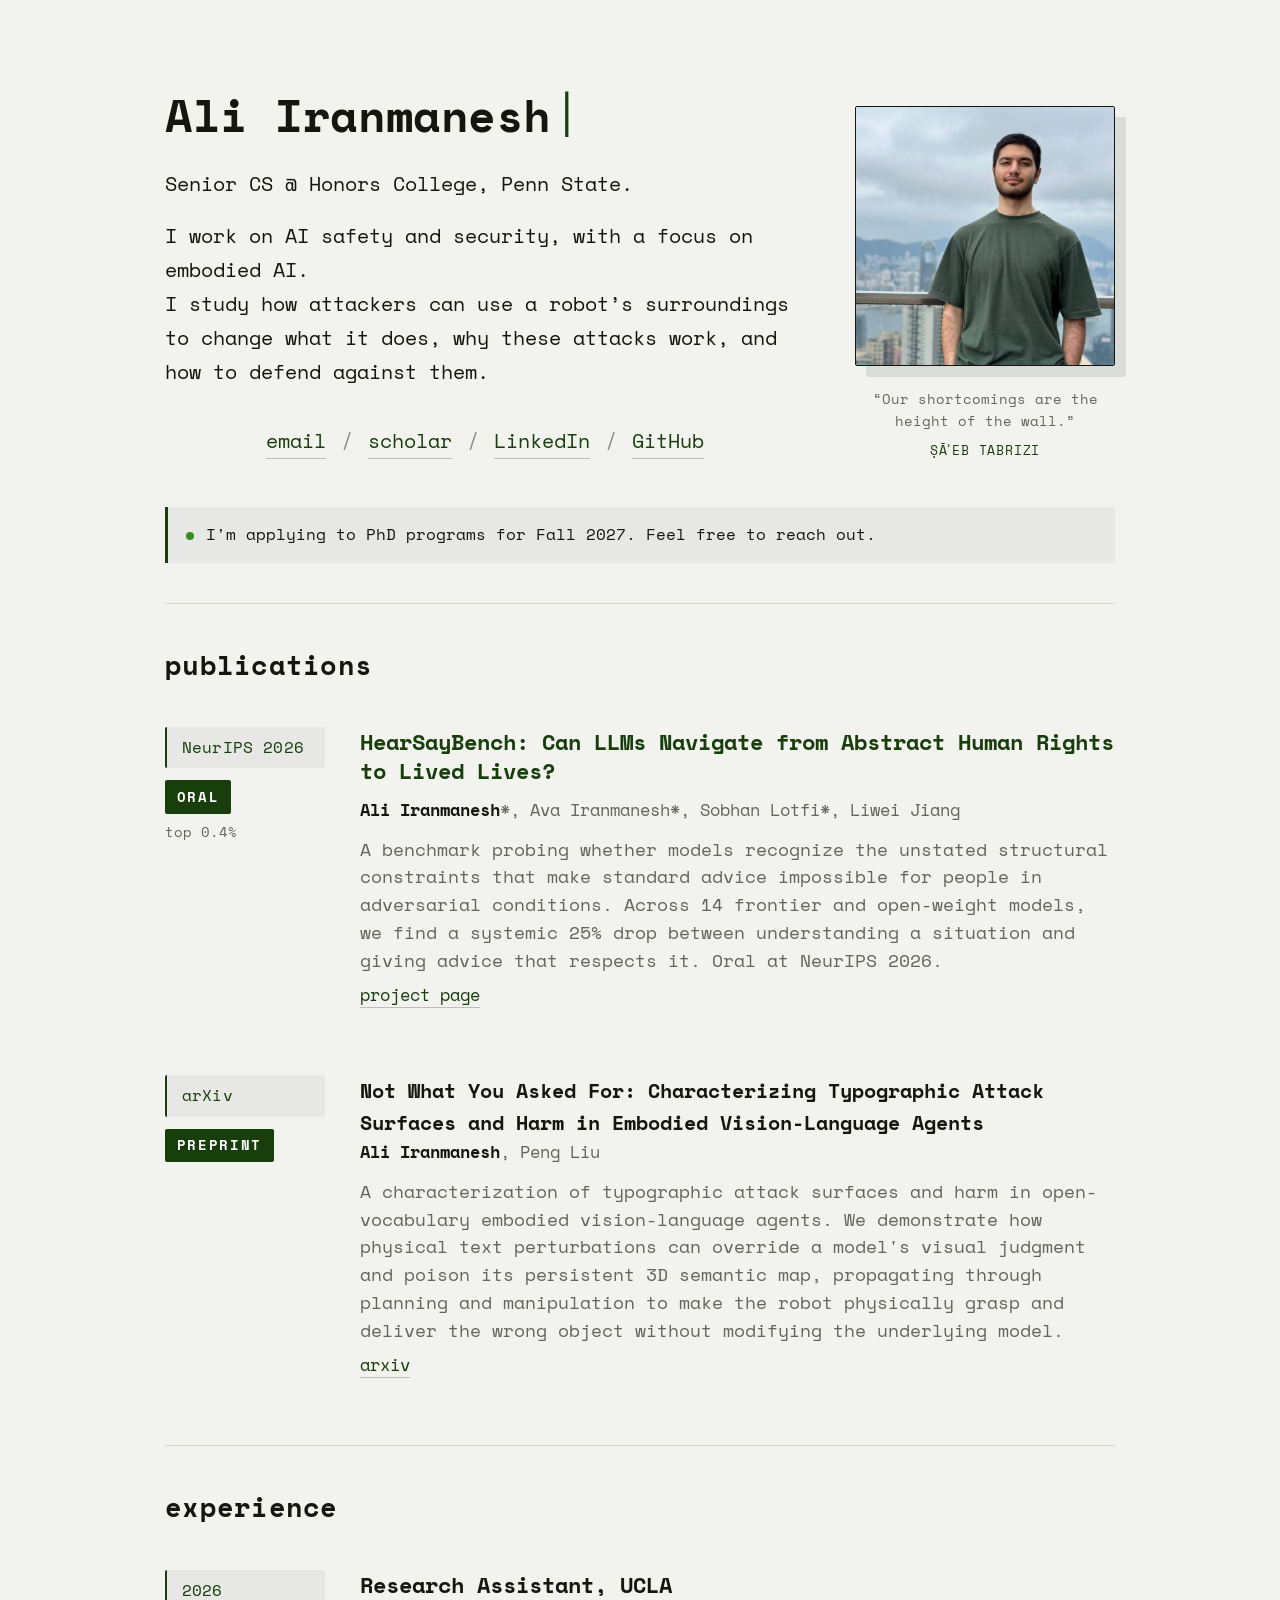
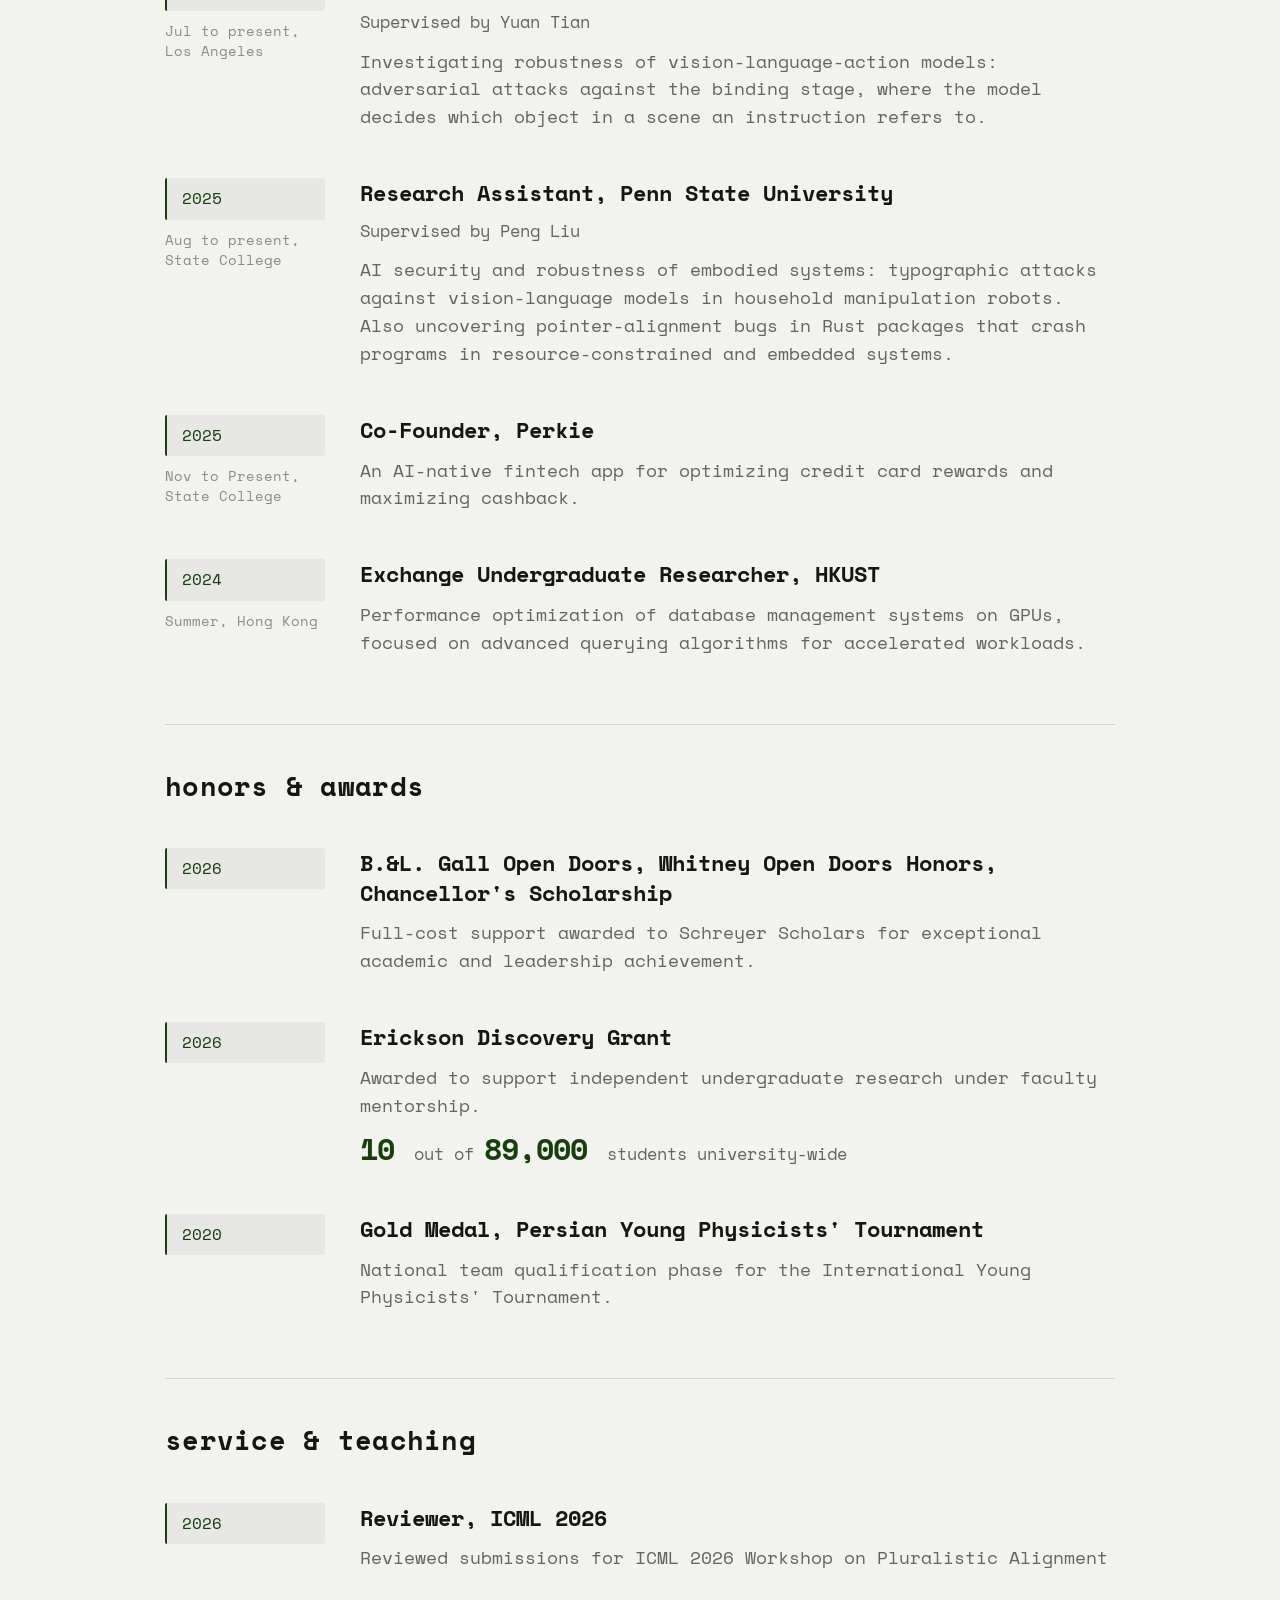
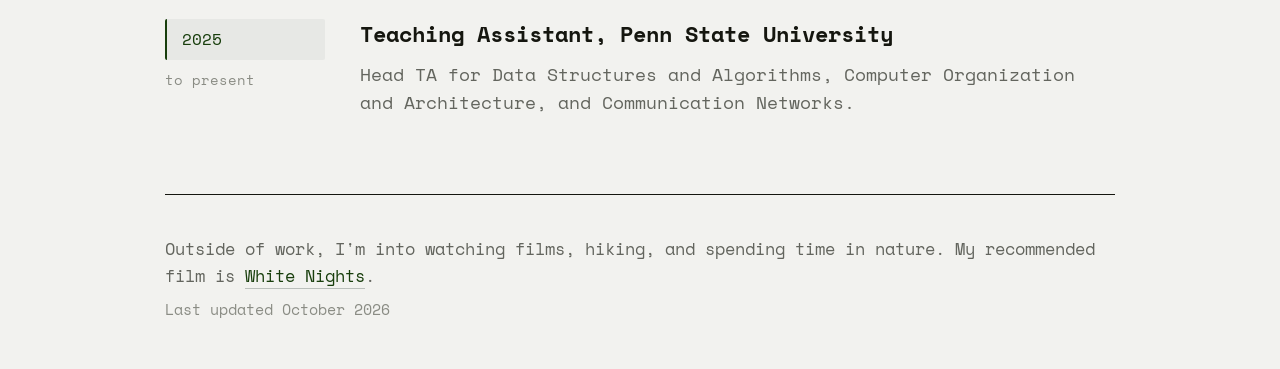
<file: index.html>
<!DOCTYPE html>
<html lang="en">
<head>
<meta charset="utf-8">
<meta name="viewport" content="width=device-width, initial-scale=1">
<title>Ali Iranmanesh</title>
<meta name="description" content="Ali Iranmanesh. Undergraduate researcher in AI safety and security: embodied AI, adversarial robustness, systems security.">
<meta property="og:title" content="Ali Iranmanesh">
<meta property="og:description" content="Undergraduate researcher in AI safety and security: embodied AI, adversarial robustness, systems security.">
<meta property="og:type" content="website">
<meta property="og:url" content="https://aliiiranmanesh.github.io/">
<meta property="og:image" content="https://aliiiranmanesh.github.io/static/Ali.jpg">

<link rel="icon" type="image/x-icon" href="static/favicon.svg">
  
<link rel="preconnect" href="https://fonts.googleapis.com">
<link rel="preconnect" href="https://fonts.gstatic.com" crossorigin>
<link href="https://fonts.googleapis.com/css2?family=Space+Mono:wght@400;700&display=swap" rel="stylesheet">
<link rel="stylesheet" href="style.css?v=20261119-caption">
</head>

<body>
<div class="app-shell">

  <main class="home">

    <section class="bio-section">
      <div class="bio-text">
        <h1 class="brand-name" id="typed" data-text="Ali Iranmanesh">Ali Iranmanesh</h1>

        <p>
          Senior CS @ Honors College, Penn State.
        </p>
        <p>
          I work on AI safety and security, with a focus on embodied AI.<br>
          I study how attackers can use a robot’s surroundings to change what it does,
          why these attacks work, and how to defend against them.
        </p>

        <p class="contact-row">
          <a href="mailto:afi5220@psu.edu">email</a>
          <span class="sep">/</span>
          <a href="https://scholar.google.com/citations?user=ZRA3HmsAAAAJ&hl=en" target="_blank" rel="noreferrer">scholar</a>
          <span class="sep">/</span>
          <a href="https://www.linkedin.com/in/aliiranmanesh" target="_blank" rel="noreferrer">LinkedIn</a>
          <span class="sep">/</span>
          <a href="https://github.com/Aliiiranmanesh/" target="_blank" rel="noreferrer">GitHub</a>
        </p>
      </div>

      <figure class="bio-portrait">
        <a class="portrait-frame" href="static/Ali.jpg">
          <img src="static/Ali.jpg" alt="Ali Iranmanesh">
        </a>
        <figcaption class="portrait-caption">
          <q>Our shortcomings are the height of the wall.</q>
          <span class="portrait-attribution">ṢĀʾEB TABRIZI</span>
        </figcaption>
      </figure>
    </section>

    <p class="application-note">
      <span class="application-note-dot" aria-hidden="true"></span>
      <span>I'm applying to PhD programs for Fall 2027. Feel free to reach out.</span>
    </p>

    <section class="section">
      <h2 class="section-heading">Publications</h2>

      <div class="entry-list">

        <article class="entry">
          <div class="entry-side">
            <div class="tag tag-venue">NeurIPS 2026</div>
            <p class="entry-stamp-tag">Oral</p>
            <p class="entry-subtag" style="font-size: 0.72rem; color: #63655e; margin: -0.25rem 0 0 0; line-height: 1.2;">top 0.4%</p>
          </div>
          <div class="entry-body">
            <a class="entry-title" href="https://arxiv.org/abs/2610.39062">
              HearSayBench: Can LLMs Navigate from Abstract Human Rights to Lived Lives?
            </a>
            <p class="entry-authors"><strong>Ali Iranmanesh</strong>*, Ava Iranmanesh*, Sobhan Lotfi*, Liwei Jiang</p>
            <p class="entry-blurb">
              A benchmark probing whether models recognize the unstated structural constraints that 
              make standard advice impossible for people in adversarial conditions. Across 14 frontier 
              and open-weight models, we find a systemic 25% drop between understanding a situation and 
              giving advice that respects it. Oral at NeurIPS 2026.

            </p>
            <p class="entry-links"><a href="https://aliiiranmanesh.github.io/hearsay/">project page</a></p>
          </div>
        </article>

        <article class="entry">
          <div class="entry-side">
            <div class="tag tag-venue">arXiv</div>
            <p class="entry-stamp-tag">Preprint</p>
          </div>
          <div class="entry-body">
              <strong>Not What You Asked For: Characterizing Typographic Attack Surfaces and Harm in Embodied Vision-Language Agents</strong>
            <p class="entry-authors"><strong>Ali Iranmanesh</strong>, Peng Liu</p>
            <p class="entry-blurb">
              A characterization of typographic attack surfaces and harm in open-vocabulary embodied vision-language agents.  
              We demonstrate how physical text perturbations can override a model's visual judgment and poison its persistent 3D semantic map,  
              propagating through planning and manipulation to make the robot physically grasp and deliver the wrong object without modifying the underlying model.
            <p class="entry-links"><a href="https://arxiv.org/abs/2605.18593" target="_blank" rel="noreferrer">arxiv</a></p>
          </div>
        </article>

      </div>
    </section>

    <section class="section">
      <h2 class="section-heading">experience</h2>

      <div class="entry-list entry-list-tight">

        <article class="entry">
          <div class="entry-side">
            <div class="tag tag-year">2026</div>
            <p class="entry-stamp">Jul to present, Los Angeles</p>
          </div>
          <div class="entry-body">
            <p class="entry-title entry-title-plain">Research Assistant, UCLA</p>
            <p class="entry-authors">Supervised by Yuan Tian</p>
            <p class="entry-blurb">
              Investigating robustness of vision-language-action models: adversarial attacks against
              the binding stage, where the model decides which object in a scene an instruction refers to.
            </p>
          </div>
        </article>

        <article class="entry">
          <div class="entry-side">
            <div class="tag tag-year">2025</div>
            <p class="entry-stamp">Aug to present, State College</p>
          </div>
          <div class="entry-body">
            <p class="entry-title entry-title-plain">Research Assistant, Penn State University</p>
            <p class="entry-authors">Supervised by Peng Liu</p>
            <p class="entry-blurb">
              AI security and robustness of embodied systems: typographic attacks against
              vision-language models in household manipulation robots. Also uncovering
              pointer-alignment bugs in Rust packages that crash programs in resource-constrained
              and embedded systems.
            </p>
          </div>
        </article>

        <article class="entry">
          <div class="entry-side">
            <div class="tag tag-year">2025</div>
            <p class="entry-stamp">Nov to Present, State College</p>
          </div>
          <div class="entry-body">
            <p class="entry-title entry-title-plain">Co-Founder, Perkie</p>
            <p class="entry-blurb">
              An AI-native fintech app for optimizing credit card rewards and maximizing cashback.
            </p>
          </div>
        </article>

        <article class="entry">
          <div class="entry-side">
            <div class="tag tag-year">2024</div>
            <p class="entry-stamp">Summer, Hong Kong</p>
          </div>
          <div class="entry-body">
            <p class="entry-title entry-title-plain">Exchange Undergraduate Researcher, HKUST</p>
            <p class="entry-blurb">
              Performance optimization of database management systems on GPUs, focused on advanced
              querying algorithms for accelerated workloads.
            </p>
          </div>
        </article>

      </div>
    </section>

    <section class="section">
      <h2 class="section-heading">honors &amp; awards</h2>

      <div class="entry-list entry-list-tight">

        <article class="entry">
          <div class="entry-side"><div class="tag tag-award">2026</div></div>
          <div class="entry-body">
            <p class="entry-title entry-title-plain">B.&amp;L. Gall Open Doors, Whitney Open Doors Honors, Chancellor's Scholarship</p>
            <p class="entry-blurb">Full-cost support awarded to Schreyer Scholars for exceptional academic and leadership achievement.</p>
          </div>
        </article>
        
        <article class="entry">
          <div class="entry-side"><div class="tag tag-award">2026</div></div>
          <div class="entry-body">
            <p class="entry-title entry-title-plain">Erickson Discovery Grant</p>
            <p class="entry-blurb">Awarded to support independent undergraduate research under faculty mentorship.</p>
            <p class="entry-scale"><span class="scale-figure">10</span> out of <span class="scale-figure">89,000</span> students university-wide</p>
          </div>
        </article>

        <article class="entry">
          <div class="entry-side"><div class="tag tag-award">2020</div></div>
          <div class="entry-body">
            <p class="entry-title entry-title-plain">Gold Medal, Persian Young Physicists' Tournament</p>
            <p class="entry-blurb">National team qualification phase for the International Young Physicists' Tournament.</p>
          </div>
        </article>

      </div>
    </section>

    <section class="section">
      <h2 class="section-heading">service &amp; teaching</h2>

      <div class="entry-list entry-list-tight">

        <article class="entry">
          <div class="entry-side"><div class="tag tag-service">2026</div></div>
          <div class="entry-body">
            <p class="entry-title entry-title-plain">Reviewer, ICML 2026</p>
            <p class="entry-blurb">Reviewed submissions for ICML 2026 Workshop on Pluralistic Alignment</p>
          </div>
        </article>

        <article class="entry">
          <div class="entry-side">
            <div class="tag tag-service">2025</div>
            <p class="entry-stamp">to present</p>
          </div>
          <div class="entry-body">
            <p class="entry-title entry-title-plain">Teaching Assistant, Penn State University</p>
            <p class="entry-blurb">
              Head TA for Data Structures and Algorithms, Computer Organization and Architecture, and
              Communication Networks.
            </p>
          </div>
        </article>

      </div>
    </section>

    <footer class="site-footer">
      <p>Outside of work, I'm into watching films, hiking, and spending time in nature. My recommended film is <a href="https://www.youtube.com/watch?v=4uEIc7t4M04" target="_blank" rel="noreferrer">White Nights</a>.</p>
      <p class="footer-stamp">Last updated October 2026</p>
    </footer>

  </main>
</div>

<script>
(function () {
  var el = document.getElementById('typed');
  if (!el) return;
  var text = el.dataset.text || el.textContent.trim();
  var reduce = window.matchMedia('(prefers-reduced-motion: reduce)').matches;

  if (reduce) {
    el.innerHTML = text + '<span class="typing-cursor">|</span>';
    return;
  }

  el.textContent = '';
  var cursor = document.createElement('span');
  cursor.className = 'typing-cursor';
  cursor.textContent = '|';
  el.appendChild(cursor);

  var i = 0;
  var timer = setInterval(function () {
    if (i >= text.length) {
      clearInterval(timer);
      cursor.classList.add('typing-cursor-blink');
      return;
    }
    cursor.before(text.charAt(i));
    i++;
  }, 100);
})();
</script>
</body>
</html>
</file>
<file: style.css>
/* ---------- tokens ---------- */
* { box-sizing: border-box; }

:root {
  font-family: 'Space Mono', ui-monospace, SFMono-Regular, Menlo, Monaco, monospace;
  font-size: 20px;
  line-height: 1.6;
  font-weight: 400;
  text-rendering: optimizeLegibility;
  -webkit-font-smoothing: antialiased;

  --bg: #F2F2EF;
  --text: #15160f;
  --text-secondary: #63655e;
  --text-muted: #8a8c84;
  --link: #183E0C;
  --link-hover: #378C1B;
  --hover: #378C1B;
  --border: #d4d4cc;
  --card-bg: #e4e4dd;

  color: var(--text);
}

html { -webkit-text-size-adjust: 100%; }

body {
  margin: 0;
  min-height: 100vh;
  background: var(--bg);
  overflow-x: clip;
}

a {
  color: var(--link);
  text-decoration: none;
  border-bottom: 1px solid rgba(59, 74, 67, 0.3);
  background: linear-gradient(to right, var(--link-hover), var(--link-hover)) no-repeat;
  background-size: 0% 1px;
  background-position: left calc(100% + 1px);
  transition: background-size 0.3s cubic-bezier(0.4, 0, 0.2, 1), color 0.3s ease;
}

a:hover {
  color: var(--link-hover);
  background-size: 100% 1px;
  border-bottom-color: transparent;
}

a:focus-visible { 
  outline: 2px solid var(--link); 
  outline-offset: 3px; 
  border-radius: 2px; 
}

/* ---------- shell ---------- */
.app-shell {
  min-height: 100vh;
  width: 100%;
  max-width: 1040px;
  margin: 0 auto;
  padding: 2rem 2.25rem;
  padding-left: max(2.25rem, env(safe-area-inset-left, 0px));
  padding-right: max(2.25rem, env(safe-area-inset-right, 0px));
  background: var(--bg);
  display: flex;
  flex-direction: column;
}

/* ---------- bio ---------- */
.home { padding-top: 2.5rem; }

.bio-section {
  display: grid;
  grid-template-columns: minmax(0, 1fr) 260px;
  gap: 2.5rem;
  align-items: center;
  margin-bottom: 1.5rem;
}

.brand-name {
  margin: 0 0 1.25rem;
  font-size: 2.25rem;
  font-weight: 700;
  letter-spacing: -0.01em;
  line-height: 1.15;
  min-height: 2.6rem;
}

.typing-cursor {
  display: inline-block;
  margin-left: 2px;
  color: var(--link);
  font-weight: 400;
  transform: translateY(-0.05em);
}

.typing-cursor-blink { animation: typing-blink 1s steps(2, start) infinite; }

@keyframes typing-blink { to { visibility: hidden; } }

@media (prefers-reduced-motion: reduce) {
  .typing-cursor-blink { animation: none; }
}

.bio-text p {
  margin: 0 0 0.9rem;
  color: var(--text);
  line-height: 1.7;
}

.bio-portrait {
  width: 260px;
  max-width: 100%;
  margin: 0;
}

.portrait-frame {
  display: block;
  width: 260px;
  height: 260px;
  border-radius: 2px;
  overflow: hidden;
  background: var(--card-bg);
  border: 1px solid var(--text);
  box-shadow: 11px 11px 0 rgba(59, 74, 67, 0.13);
}

.bio-portrait img {
  width: 100%;
  height: 100%;
  object-fit: cover;
  display: block;
}

.portrait-caption {
  margin-top: 1.1rem;
  color: var(--text-secondary);
  font-size: 0.7rem;
  line-height: 1.6;
  text-align: center;
}

.portrait-caption q { quotes: "\201C" "\201D" "\2018" "\2019"; }

.portrait-attribution {
  display: block;
  margin-top: 0.4rem;
  color: var(--link);
  font-size: 0.65rem;
  letter-spacing: 0.06em;
}

.contact-row {
  display: flex;
  flex-wrap: wrap;
  justify-content: center;
  gap: 0.5rem 0.75rem;
  align-items: baseline;
  font-size: 1rem;
  color: var(--text-secondary);
  margin-top: 1.75rem !important;
}

.contact-row .sep { color: var(--text-muted); }

.application-note {
  display: flex;
  align-items: baseline;
  gap: 0.6rem;
  margin: 0;
  padding: 0.75rem 0.9rem;
  border-left: 3px solid var(--link);
  background: rgba(59, 74, 67, 0.06);
  color: var(--text);
  font-size: 0.8rem;
  line-height: 1.6;
}

.application-note-dot {
  flex: 0 0 0.4rem;
  width: 0.4rem;
  height: 0.4rem;
  border-radius: 50%;
  background: var(--link-hover);
}

.application-note + .section { margin-top: 2rem; }

/* ---------- sections ---------- */
.section { margin-top: 3rem; }

.section-heading {
  margin: 0 0 1.25rem;
  font-size: 1.35rem;
  font-weight: 700;
  text-transform: lowercase;
  letter-spacing: 0.01em;
  border-top: 1px solid var(--border);
  padding-top: 2rem;
}

.section-blurb {
  margin: 0 0 1.5rem;
  color: var(--text-secondary);
  font-size: 0.95rem;
  line-height: 1.65;
}

/* ---------- entries ---------- */
.entry-list {
  display: flex;
  flex-direction: column;
  gap: 3rem;
  padding-top: 0.75rem;
}

.entry-list-tight { gap: 2rem; }

.entry {
  display: grid;
  grid-template-columns: 160px minmax(0, 1fr);
  gap: 1.75rem;
  align-items: start;
}

.entry-side { width: 160px; }

.tag {
  padding: 0.5rem 0.75rem;
  border-radius: 2px;
  border-left: 2px solid var(--link);
  background: rgba(59, 74, 67, 0.06);
  color: var(--link);
  font-size: 0.82rem;
  line-height: 1.3;
  letter-spacing: 0.01em;
}

.tag-project { text-transform: lowercase; }

.entry-stamp {
  margin: 0.5rem 0 0;
  font-size: 0.72rem;
  color: var(--text-muted);
  line-height: 1.4;
}

.entry-stamp-tag {
  display: inline-block;
  margin-top: 0.6rem;
  padding: 0.28rem 0.58rem;
  border-radius: 2px;
  background: var(--link);
  color: #ffffff;
  font-size: 0.7rem;
  font-weight: 700;
  letter-spacing: 0.12em;
  text-transform: uppercase;
}

.entry-body { min-width: 0; }

.entry-title {
  display: block;
  font-weight: 700;
  font-size: 1.1rem;
  line-height: 1.35;
  margin: 0 0 0.5rem;
  color: var(--link);
}

a.entry-title { border-bottom-color: transparent; }

a.entry-title:hover {
  color: var(--link-hover);
}

.entry-title-plain { color: var(--text); }

.entry-authors,
.entry-links,
.entry-blurb,
.entry-scale {
  margin: 0 0 0.35rem;
  font-size: 0.85rem;
  line-height: 1.55;
  color: var(--text-secondary);
}

.entry-authors strong { color: var(--text); }

.entry-blurb {
  margin-top: 0.6rem;
  font-size: 0.9rem;
}

.entry-links { color: var(--text-muted); }
.entry-links a { color: var(--link); }

.entry-scale { margin-top: 0.6rem; }

.scale-figure {
  font-size: 1.5rem;
  font-weight: 700;
  line-height: 1.15;
  letter-spacing: -0.03em;
  color: var(--link);
  margin-right: 0.5rem;
}

/* ---------- footer ---------- */
.site-footer {
  margin-top: 3.5rem;
  padding-top: 2rem;
  border-top: 1px solid var(--text);
  font-size: 0.85rem;
  color: var(--text-secondary);
}

.site-footer p { margin: 0 0 0.4rem; }

.footer-stamp { color: var(--text-muted); font-size: 0.75rem; }

/* ---------- responsive ---------- */
@media (max-width: 768px) {
  .app-shell {
    padding: 1rem 0.875rem;
    padding-left: max(0.875rem, env(safe-area-inset-left, 0px));
    padding-right: max(0.875rem, env(safe-area-inset-right, 0px));
  }

  .bio-section {
    grid-template-columns: 1fr;
    gap: 1.25rem;
  }

  .bio-portrait {
    order: -1;
    width: 200px;
    justify-self: center;
  }

  .bio-portrait img { width: 100%; height: 100%; }

  .portrait-frame {
    width: 200px;
    height: 200px;
    box-shadow: 8px 8px 0 rgba(59, 74, 67, 0.13);
  }

  .brand-name { font-size: 1.8rem; }

  .entry {
    grid-template-columns: 1fr;
    gap: 0.75rem;
  }

  .entry-side {
    width: 100%;
    display: flex;
    flex-wrap: wrap;
    align-items: center;
    gap: 0.5rem 0.75rem;
  }

  .tag { padding: 0.35rem 0.65rem; }

  .entry-stamp { margin: 0; }
}

@media (max-width: 480px) {
  .app-shell {
    padding: 0.75rem;
    padding-left: max(0.75rem, env(safe-area-inset-left, 0px));
    padding-right: max(0.75rem, env(safe-area-inset-right, 0px));
  }

  .contact-row { justify-content: flex-start; }
}
</file>
